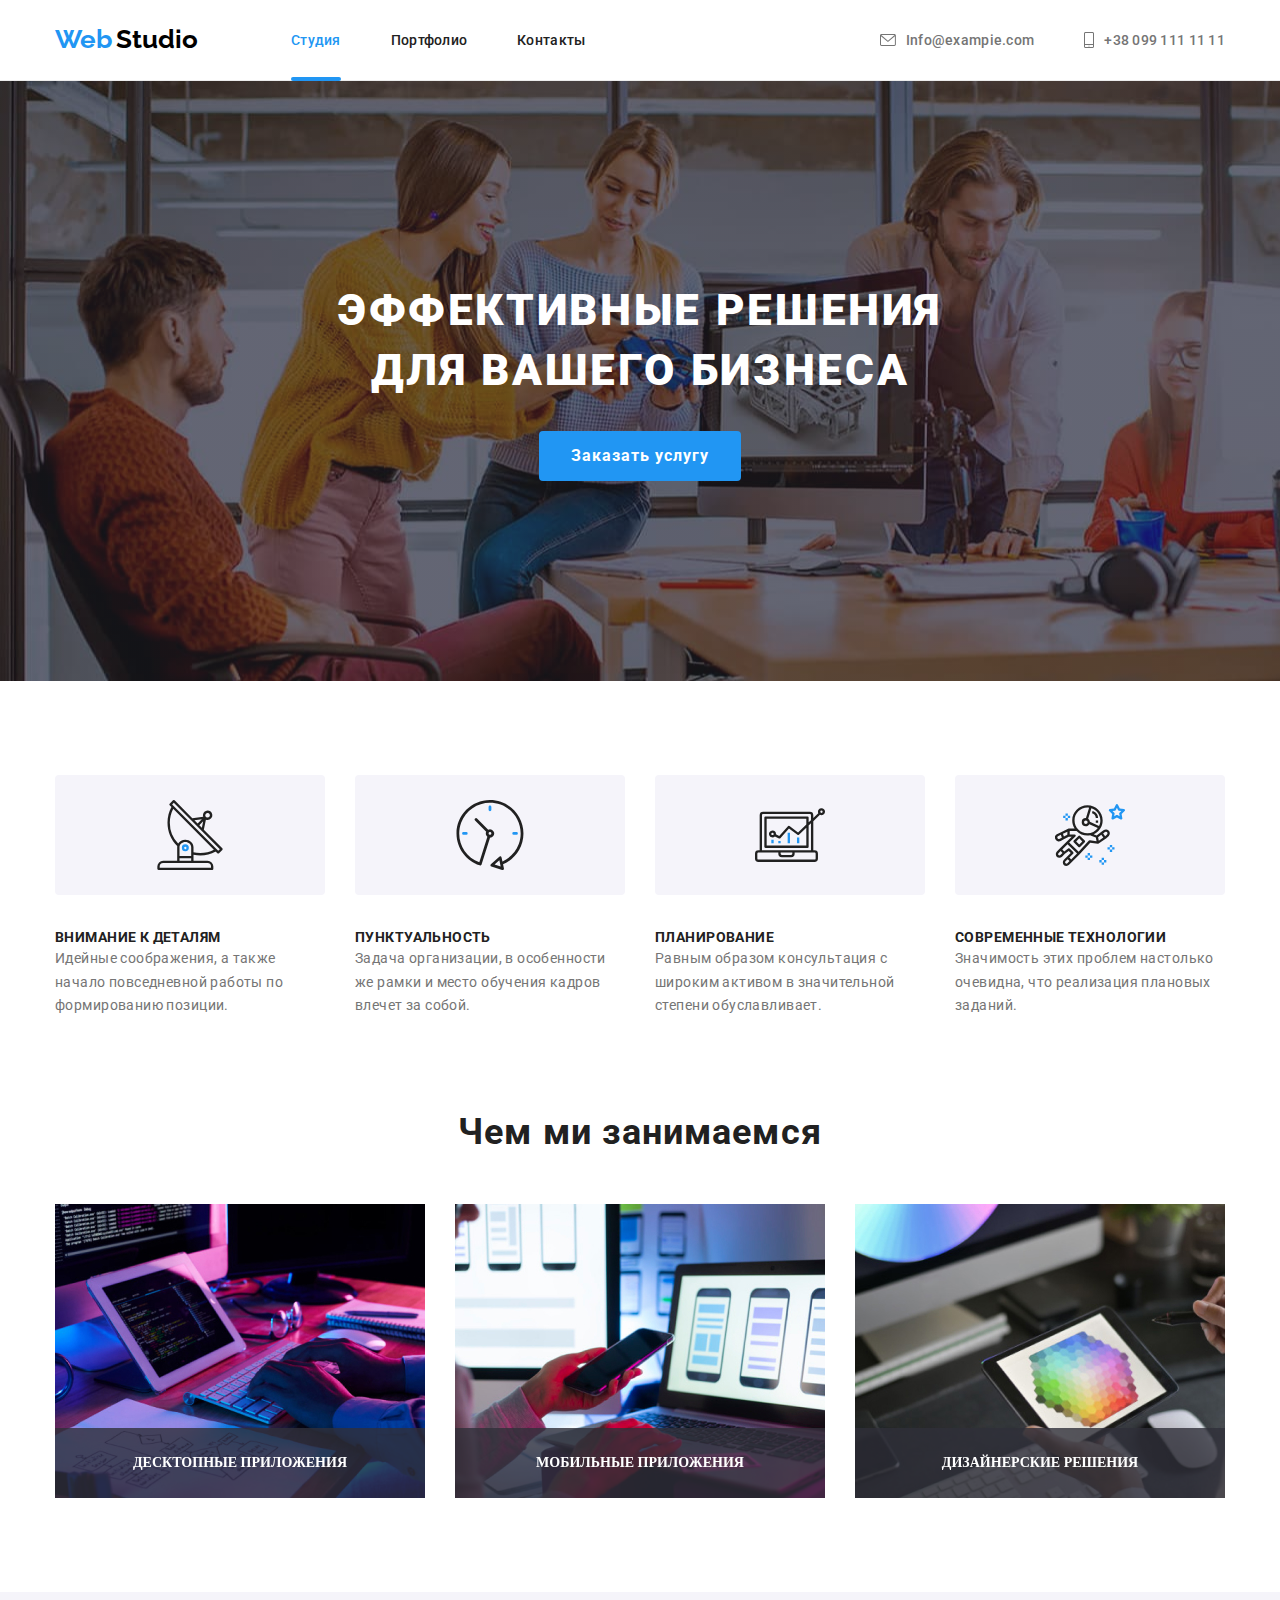
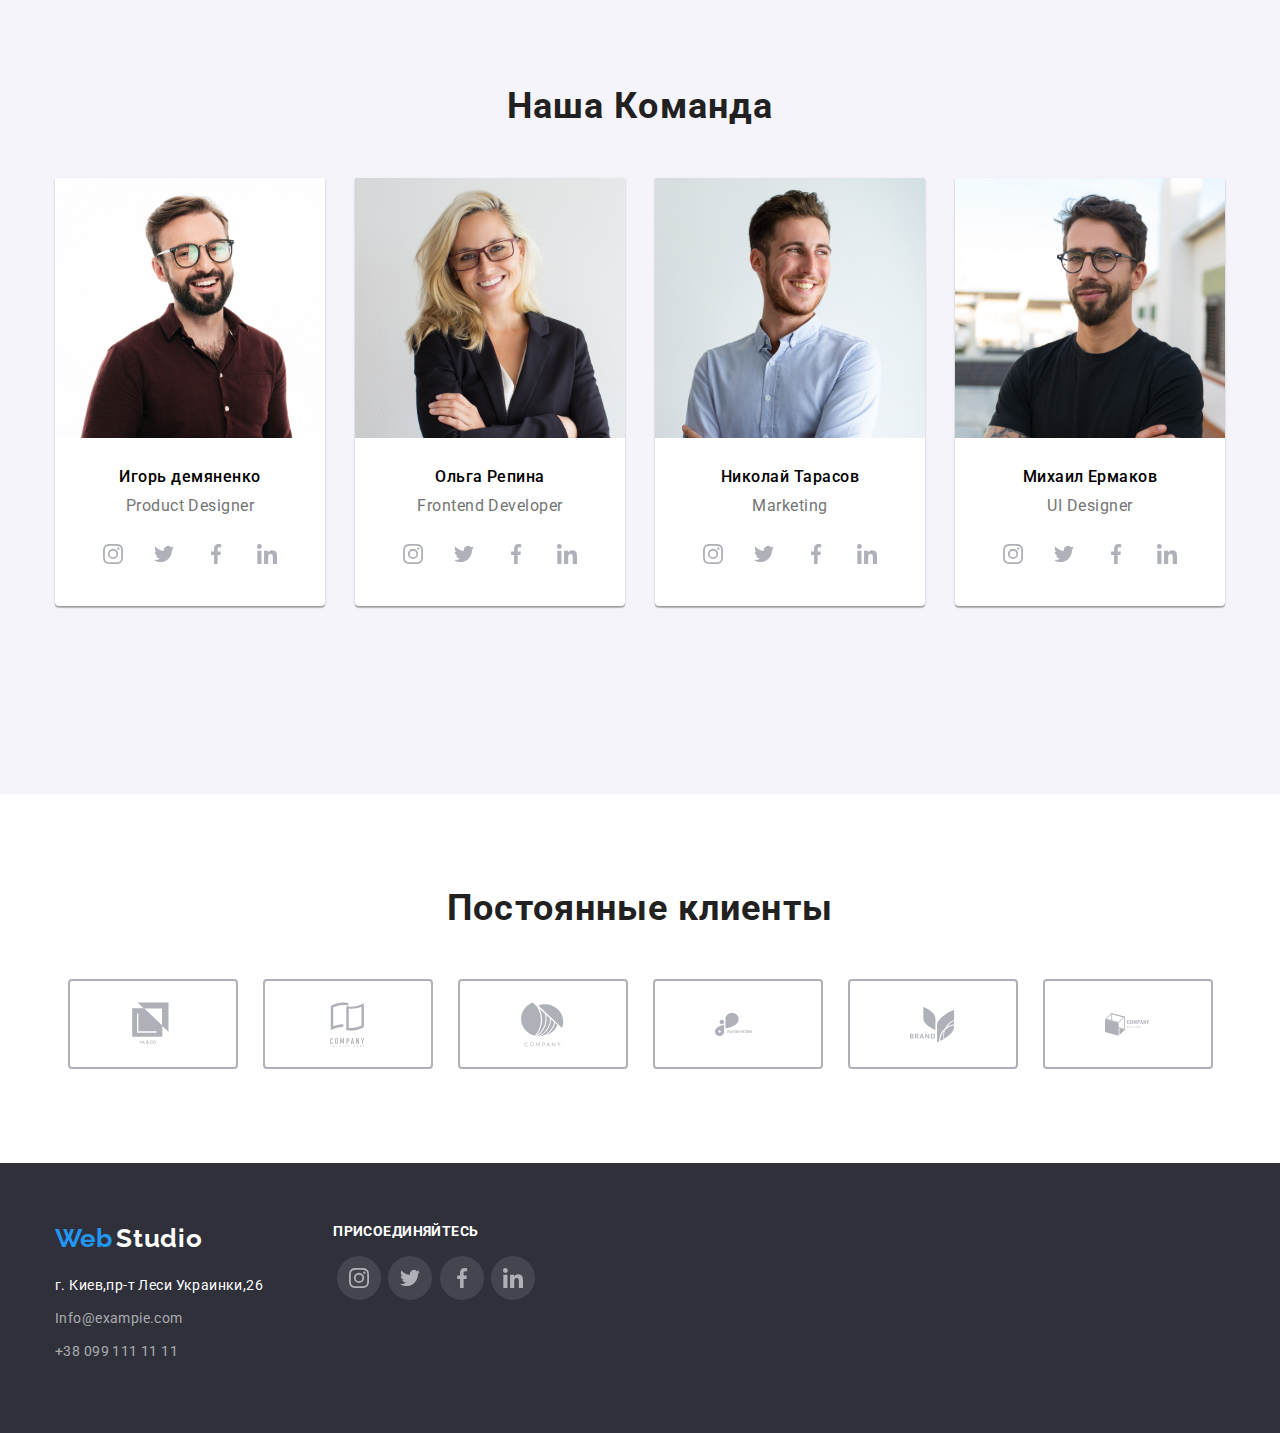
<file: index.html>
<!DOCTYPE html>
<html lang="ru">

<head>
    <meta charset="UTF-8">
    <meta name="viewport" content="width=device-width, initial-scale=1.0">
    <title>Document</title>
    <link rel="preconnect" href="https://fonts.gstatic.com">
    <link href="https://fonts.googleapis.com/css2?family=Raleway:wght@700&family=Roboto:wght@400;500;700;900&display=swap"
        rel="stylesheet">
    <link rel="stylesheet" href="./css/normalize.css">
    <link rel="stylesheet" href="./css/variables.css">
    <link rel="stylesheet" href="./css/styles.css">
    
</head>

<body>
    <!-----------------------------Шапка з навігацією-------------------------------------->
    <header class="header">
        <div class="nav">
    
            <nav class="nav-link">
                <a href="./index.html">
                    <span class="logo-web">Web</span>
                    <span class="logo-studio">Studio</span></a>
                <ul class="ul-link">
                    <li><a class="active" href="./index.html">
                            <span class="nav-logo">Студия</span></a></li>
    
                    <li>
                        <a  href="./portfolio.html">
                            <span class="nav-logo">Портфолио</span></a></li>
    
                    <li><a href="#contacts">
                            <span class="nav-logo">Контакты</span></a></li>
                </ul>
            </nav>
    
            <ul class="ul-link">

                <li>
                    <a class="nav-contacts" href="mailto:Info@exampie.com">
                        <svg class="svg-contacts" width="16" height="12">
                            <use href="./images/icons.svg#icon-mail"></use>
                        </svg>Info@exampie.com
                    </a>
                </li>
                
                <li>
                    <a class="nav-contacts" href="tel:+380991111111">
                        <svg class="svg-contacts" width="10" height="16">
                           <use  href="./images/icons.svg#icon-smartphone"></use>
                        </svg> +38 099 111 11 11
                    </a>
                </li>

            </ul>
    
    
        </div>
    </header>
    <!-------------------------Кінець Шапка з навігацією----------------------------------->
    <main>
        <!------------------------Блок заказу послуги-------------------------------------->
        <section class="hero">

            <div class="container-hero">
                <h1><span class="hero-text">Эффективные решения <br> для вашего бизнеса</span></h1>
                <button data-modal-open class="button-zakaz" >Заказать услугу</button>
            </div>
            
            <div class="backdrop is-hidden" data-modal="">
                <div class="modal">
                    <button data-modal-close="" class="closed">
                        <svg class="" width="11" height="11">
                            <use href="./images/icons.svg#hrestik">
            
                            </use>
                        </svg>
                    </button>
            
                </div>
            </div>
            
        </section>
        <!--------------------Кінець Блок заказу послуги----------------------------------->


        <!-----------------Блок навішування лапші яка фірма класна------------------------->
        <section>
           <div class="container-approach">

                <h2 class="hide">подход к проектам</h2>
                
                <ul class="ul-approach">

                    <li>
                       <div class="con-approach-svg">
                            <svg class="approach-svg" width="70" height="70">
                                <use href="./images/icons.svg#icon-antenna"></use>
                            </svg>
                       </div>

                        <h3><span class="approach">Внимание к деталям</span></h3>
                        <p class="approach-text">Идейные соображения, а также начало повседневной работы по формированию
                            позиции.</p>

                    </li>

                    <li>
                        <div class="con-approach-svg">
                            <svg class="approach-svg" width="70" height="70">
                                <use href="./images/icons.svg#icon-clock"></use>
                            </svg>
                        </div>
                        <h3><span class="approach">Пунктуальность</span></h3>
                        <p class="approach-text">Задача организации, в особенности же рамки и место обучения кадров влечет
                            за собой.</p>
                    </li>

                    <li>
                        <div class="con-approach-svg">
                            <svg class="approach-svg" width="70" height="70">
                                <use href="./images/icons.svg#icon-diagram"></use>
                            </svg>
                        </div>
                        <h3><span class="approach">Планирование</span></h3>
                        <p class="approach-text">Равным образом консультация с широким активом в значительной степени
                            обуславливает.</p>
                    </li>

                    <li>
                        <div class="con-approach-svg">
                            <svg class="approach-svg" width="70" height="70">
                                <use href="./images/icons.svg#icon-astronaut"></use>
                            </svg>
                        </div>
                        <h3><span class="approach">Современные технологии</span></h3>
                        <p class="approach-text">Значимость этих проблем настолько очевидна, что реализация плановых
                            заданий.</p>
                    </li>

                </ul>
           </div>
          
        </section>
        <!-------------------Кінець Блок навішування лапші яка фірма класна---------------->


        <!---------------------------Блок чим ми займаємось-------------------------------->
        <section>
                    
            <div class="container-what-we-do">

                <h2 class="what-we-do">Чем ми занимаемся</h2>
                
                    <ul class="ul-what-we-do">
                        <li>
                            <div class="product-service">
                                <img src="./images/what_we_do/img1.jpg" alt="Фото чоловіка що сидить за компютером і клавіатурою" width="370">                                
                                <p class="prefix">
                                    Десктопные приложения
                                </p>
                            </div>

                        </li>
                            
                        <li>
                            <div class="product-service">
                                <img src="./images/what_we_do/img.jpg" alt="Фото з ноутбуком на столі і смартфоном в руках" width="370">
                                <p class="prefix">
                                    Мобильные приложения
                                </p>
                            </div>
                        </li>

                        <li>
                            <div class="product-service">
                                <img src="./images/what_we_do/img2.jpg" alt="Фото планшета з кольоровою палітрою" width="370">
                                <p class="prefix">
                                    Дизайнерские решения
                                </p>
                            </div>
                        </li>
                    </ul>   
                
            </div>
            
        </section>
        <!---------------------------Кінець Блок чим ми займаємось------------------------->
        
        <!-------------------------------Блок наша команда--------------------------------->
        <section class="our-them">
            <div class="container-them">

                <h2 class="team">Наша Команда</h2>
        
                <ul class="card-team">

                    <li class="item ">

                        <article class="team-card">

                            <div class="team-card-tumb">
                                
                                <img class="team-photo" src="./images/our_team/img.jpg"
                                 alt="Фото Ігора Демяненко" width="270">

                            </div>
        
                            <div class="team-card-content">

                                <h3 class="team-name">Игорь демяненко</h3>

                                <p class="team-text">Product Designer</p>

                                <ul class="ul-svg-links">

                                    <li>
                                        <a class="social-link" href="https://www.instagram.com/">
                                            
                                                <svg class="svg-links" width="20" height="20">
                                                    <use  href="./images/icons.svg#icon-instagram"></use>
                                                </svg>
                                            
                                        </a></li>

                                    <li>
                                        <a class="social-link" href="https://twitter.com/">
                                            <svg class="svg-links" width="20" height="20">
                                                <use  href="./images/icons.svg#icon-twitter"></use>
                                            </svg>
                                         </a></li>

                                    <li><a class="social-link" href="https://www.facebook.com/">
                                            <svg class="svg-links" width="20" height="20">
                                                <use href="./images/icons.svg#icon-facebook"></use>
                                            </svg>
                                        </a></li>

                                    <li><a class="social-link" href="https://www.linkedin.com/">
                                            <svg class="svg-links" width="20" height="20">
                                                <use  href="./images/icons.svg#icon-linkedin"></use>
                                            </svg>
                                        </a></li>
                                    
                                </ul>
                            </div>
                        </article>

                    </li>
                    <li class="item ">
                        <article class="team-card">
                            <div class="team-card-tumb">
                                <img class="team-photo" src="./images/our_team/img1.jpg" alt="Фото Ігора Демяненко" width="270">
                            </div>
        
                            <div class="team-card-content">
                                <h3 class="team-name">Ольга Репина</h3>
                                <p class="team-text">Frontend Developer</p>
                                <ul class="ul-svg-links">
                                
                                    <li>
                                        <a class="social-link" href="https://www.instagram.com/">
                                
                                            <svg class="svg-links" width="20" height="20">
                                                <use href="./images/icons.svg#icon-instagram"></use>
                                            </svg>
                                
                                        </a>                                  </li>
                                
                                    <li>
                                        <a class="social-link" href="https://twitter.com/">
                                            <svg class="svg-links" width="20" height="20">
                                                <use href="./images/icons.svg#icon-twitter"></use>
                                            </svg>
                                        </a>
                                    </li>
                                
                                    <li><a class="social-link" href="https://www.facebook.com/">
                                            <svg class="svg-links" width="20" height="20">
                                                <use href="./images/icons.svg#icon-facebook"></use>
                                            </svg>
                                        </a></li>
                                
                                    <li><a class="social-link" href="https://www.linkedin.com/">
                                            <svg class="svg-links" width="20" height="20">
                                                <use href="./images/icons.svg#icon-linkedin"></use>
                                            </svg>
                                        </a></li>
                                
                                </ul>
                            </div>
                        </article>
                    </li>
                    <li class="item ">
                        <article class="team-card">
                            <div class="team-card-tumb">
                                <img class="team-photo" src="./images/our_team/img2.jpg" alt="Фото Ігора Демяненко" width="270">
                            </div>
        
                            <div class="team-card-content">
                                <h3 class="team-name">Николай Тарасов</h3>
                                <p class="team-text">Marketing</p>
                                <ul class="ul-svg-links">
                                
                                    <li>
                                        <a class="social-link" href="https://www.instagram.com/">
                                
                                            <svg class="svg-links" width="20" height="20">20                                              <use href="./images/icons.svg#icon-instagram"></use>
                                            </svg>
                                
                                        </a>
                                    </li>
                                
                                    <li>
                                        <a class="social-link" href="https://twitter.com/">
                                            <svg class="svg-links" width="20" height="20">
                                                <use href="./images/icons.svg#icon-twitter"></use>
                                            </svg>
                                        </a>
                                    </li>
                                
                                    <li><a class="social-link" href="https://www.facebook.com/">
                                            <svg class="svg-links" width="20" height="20">
                                                <use href="./images/icons.svg#icon-facebook"></use>
                                            </svg>
                                        </a></li>
                                
                                    <li><a class="social-link" href="https://www.linkedin.com/">
                                            <svg class="svg-links" width="20" height="20">
                                                <use href="./images/icons.svg#icon-linkedin"></use>
                                            </svg>
                                        </a></li>
                                
                                </ul>
                            </div>
                        </article>
                    </li>
                    <li class="item ">
                        <article class="team-card">
                            <div class="team-card-tumb">
                                <img class="team-photo" src="./images/our_team/img3.jpg" alt="Фото Ігора Демяненко" width="270">
                            </div>
        
                            <div class="team-card-content">
                                <h3 class="team-name">Михаил Ермаков</h3>
                                <p class="team-text">UI Designer</p>
                                <ul class="ul-svg-links">
                                
                                    <li>
                                        <a class="social-link" href="https://www.instagram.com/">
                                
                                            <svg class="svg-links" width="20" height="20">
                                                <use href="./images/icons.svg#icon-instagram"></use>
                                            </svg>
                                
                                        </a>
                                    </li>
                                
                                    <li>
                                        <a class="social-link" href="https://twitter.com/">
                                            <svg class="svg-links" width="20" height="20">
                                                <use href="./images/icons.svg#icon-twitter"></use>
                                            </svg>
                                        </a>
                                    </li>
                                
                                    <li><a class="social-link" href="https://www.facebook.com/">
                                            <svg class="svg-links" width="20" height="20">
                                                <use href="./images/icons.svg#icon-facebook"></use>
                                            </svg>
                                        </a></li>
                                
                                    <li><a class="social-link" href="https://www.linkedin.com/">
                                            <svg class="svg-links" width="20" height="20">
                                                <use href="./images/icons.svg#icon-linkedin"></use>
                                            </svg>
                                        </a></li>
                                
                                </ul>
                            </div>
                        </article>
                    </li>
        
                </ul>
               
            </div>
        </section>
            <!-- ----------------------Кінець Блок наша команда--------------------------- -->


            <!-- -----------------------Постійні клієнти -------------------------------- -->
        <section class="client">

            <h2 class="title-client">Постоянные клиенты</h2>

            <div>
                <ul class="ul-client">
                    <li>
                        <a class="client-link" href="www.saytklienta.com">
                            <div class="con-client-svg">
                                <svg  width="44.27" height="49.23">
                                    <use href="./images/icons.svg#icon-company-1"></use>
                                </svg>
                            </div>
                        </a>
                    </li>
                    <li>
                        <a class="client-link" href="www.saytklienta.com">
                            <div class="con-client-svg">
                                <svg  width="44.27" height="49.23">
                                    <use href="./images/icons.svg#icon-company-2"></use>
                                </svg>
                            </div>
                        </a>
                    </li>

                    <li>
                        <a class="client-link" href="www.saytklienta.com">
                            <div class="con-client-svg">
                                <svg  width="44.27" height="49.23">
                                    <use href="./images/icons.svg#icon-company-3"></use>
                                </svg>
                            </div>
                        </a>
                    </li>

                    <li>
                        <a class="client-link" href="www.saytklienta.com">
                            <div class="con-client-svg">
                                <svg  width="44.27" height="49.23">
                                    <use href="./images/icons.svg#icon-company-4"></use>
                                </svg>
                            </div>
                        </a>
                    </li>

                    <li>
                        <a class="client-link" href="www.saytklienta.com">
                            <div class="con-client-svg">
                                <svg  width="44.27" height="49.23">
                                    <use href="./images/icons.svg#icon-company-5"></use>
                                </svg>
                            </div>
                        </a>
                    </li>

                    <li>
                        <a class="client-link" href="www.saytklienta.com">
                            <div class="con-client-svg">
                                <svg  width="44.27" height="49.23">
                                    <use href="./images/icons.svg#icon-company-6"></use>
                                </svg>
                            </div>
                        </a>
                    </li>

                    

                   
                    
                    
                </ul>
            
            </div>
        </section>    
        <!-- -----------------------Кінець Постійні клієнти -------------------------------- -->
    </main>

    <!-- ---------------------------Підвал з посиланями і адресами ------------------------ -->
    <footer class="footer" id="contacts">

        <div class="containers-footer">

            <div class="container-address">

                <a class="logo-footer" href="./index.html"><span class="logo-web">Web</span>
                 <span class="logo-studio-white">Studio</span></a>

                <address class="address">

                    <span class="map">г. Киев,пр-т Леси Украинки,26</span>

                    <ul>
                        <li><a class="footer-address" href="mailto:Info@exampie.com">Info@exampie.com</a></li>
                        <li><a class="footer-address" href="tel:+380991111111">+38 099 111 11 11</a></li>
                    </ul>

                </address>               
                
            </div>

            <div class="con-footer-link">
                <h2 class="footer-title">присоединяйтесь</h2>
                <ul class="ul-svg-links">
                
                    <li>
                        <a class="social-link" href="https://www.instagram.com/">
                
                            <svg class="svg-links" width="20" height="20">
                                <use href="./images/icons.svg#icon-instagram"></use>
                            </svg>
                
                        </a>
                    </li>
                
                    <li>
                        <a class="social-link" href="https://twitter.com/">
                            <svg class="svg-links" width="20" height="20">
                                <use href="./images/icons.svg#icon-twitter"></use>
                            </svg>
                        </a>
                    </li>
                
                    <li><a class="social-link" href="https://www.facebook.com/">
                            <svg class="svg-links" width="20" height="20">
                                <use href="./images/icons.svg#icon-facebook"></use>
                            </svg>
                        </a></li>
                
                    <li><a class="social-link" href="https://www.linkedin.com/">
                            <svg class="svg-links" width="20" height="20">
                                <use href="./images/icons.svg#icon-linkedin"></use>
                            </svg>
                        </a></li>
                
                </ul>
            </div>

        </div>
       
    </footer>
    <!------------------------Кінець Підвал з посиланями і адресами ------------------------->


        <script src="./js/modal.js"></script>

</body>

</html>
</file>
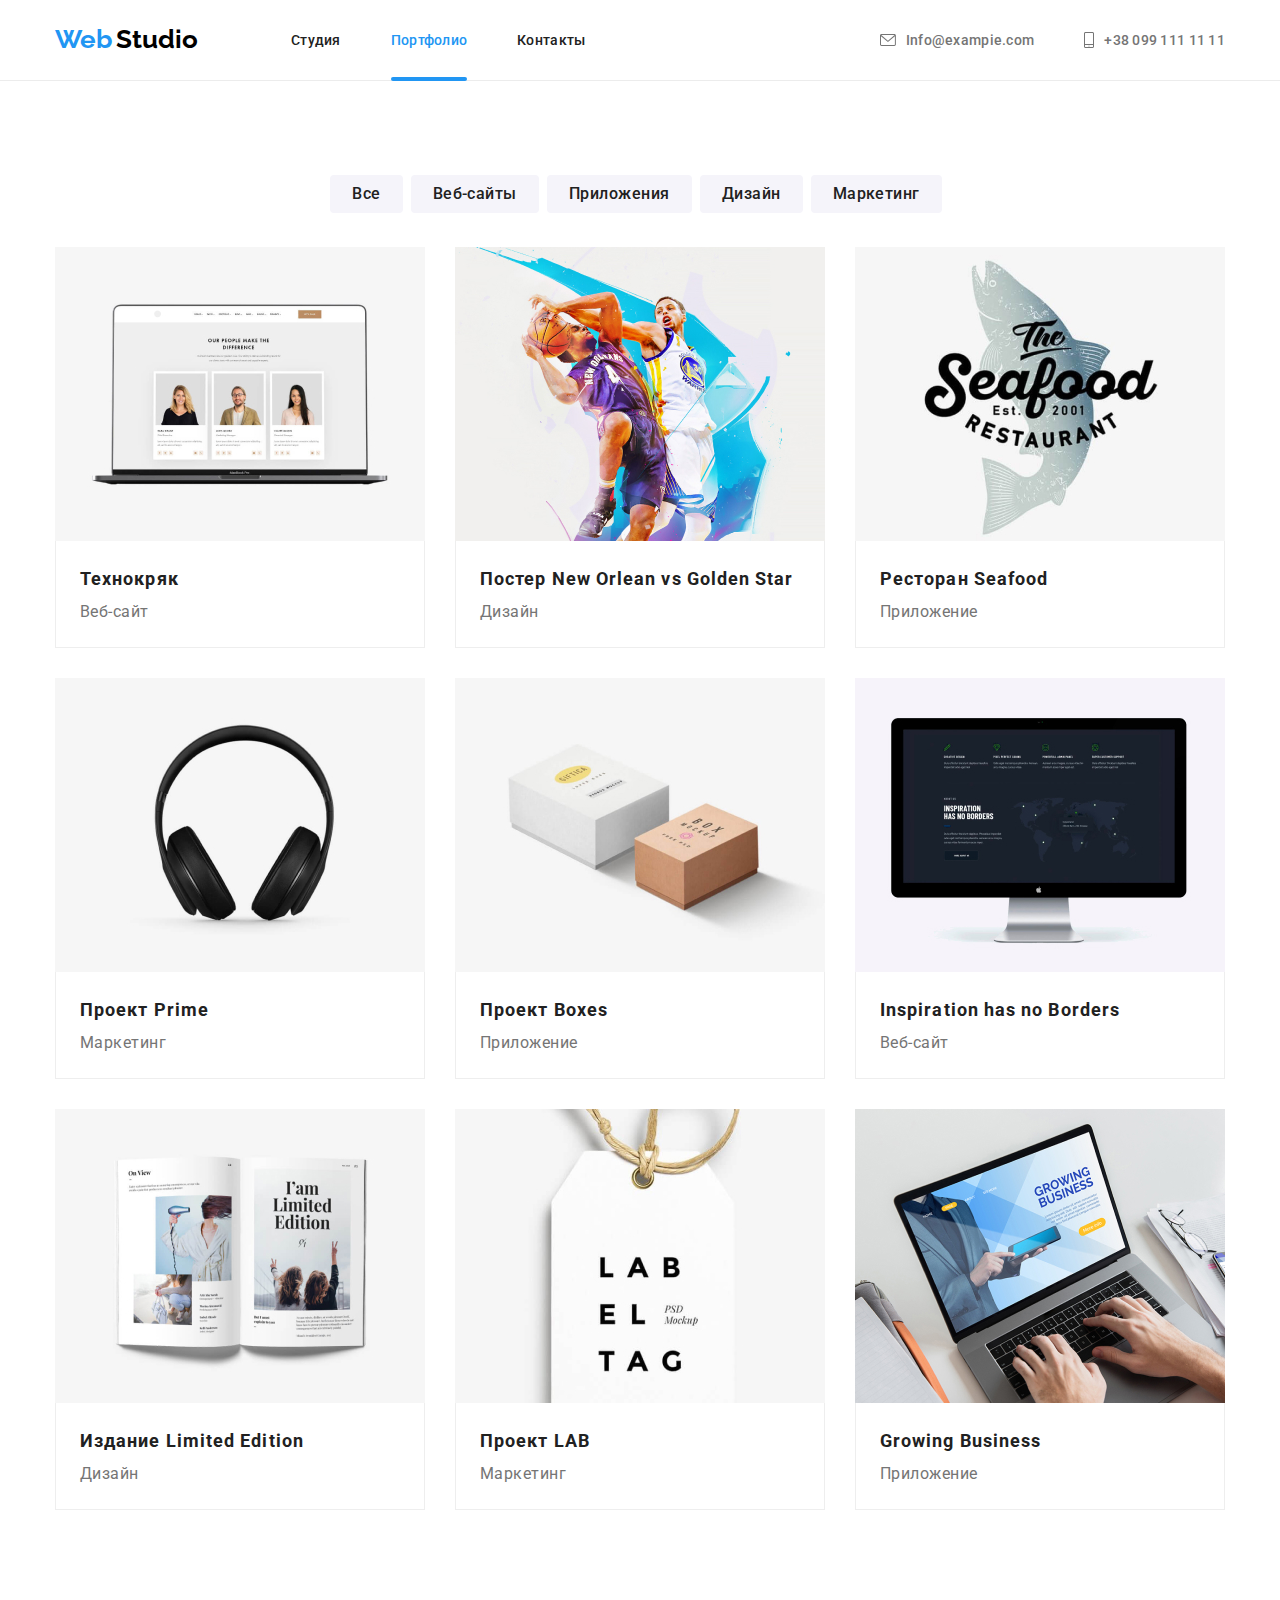
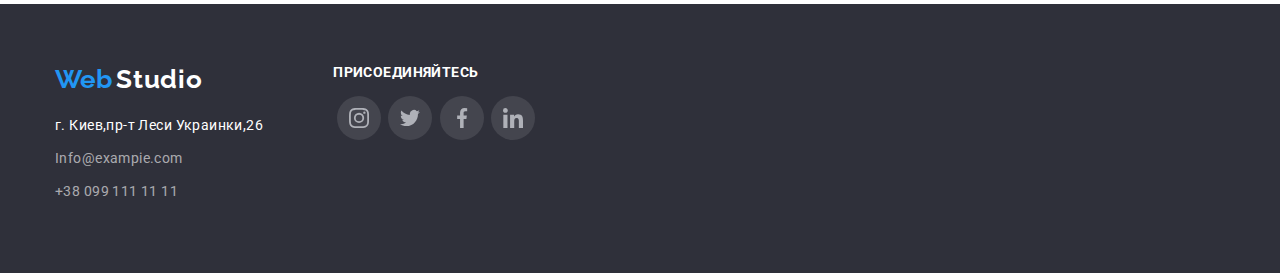
<file: portfolio.html>
<!DOCTYPE html>
<html lang="en">

<head>
    <meta charset="UTF-8">
    <meta name="viewport" content="width=device-width, initial-scale=1.0">
    <title>Document</title>
    <link rel="preconnect" href="https://fonts.gstatic.com">
    <link href="https://fonts.googleapis.com/css2?family=Raleway:wght@700&family=Roboto:wght@400;500;700;900&display=swap"
        rel="stylesheet">
    <link rel="stylesheet" href="./css/normalize.css">
    <link rel="stylesheet" href="./css/variables.css">
    <link rel="stylesheet" href="./css/styles.css">
    
</head>

<body>
    <!-----------------------------Шапка з навігацією-------------------------------------->
    <header class="header">
        <div class="nav">
    
            <nav class="nav-link">
                <a href="./index.html">
                    <span class="logo-web">Web</span>
                    <span class="logo-studio">Studio</span></a>
                <ul class="ul-link">
                    <li><a href="./index.html">
                            <span class="nav-logo">Студия</span></a></li>
    
                    <li>
                        <a class="active" href="./portfolio.html">
                            <span class="nav-logo">Портфолио</span></a>
                    </li>
    
                    <li><a href="#contacts">
                            <span class="nav-logo">Контакты</span></a></li>
                </ul>
            </nav>
    
            <ul class="ul-link">
    
                <li>
                    <a class="nav-contacts" href="mailto:Info@exampie.com">
                        <svg class="svg-contacts" width="16" height="12">
                            <use href="./images/icons.svg#icon-mail"></use>
                        </svg>
                        Info@exampie.com
                    </a>
                </li>
    
                <li>
                    <a class="nav-contacts" href="tel:+380991111111">
                        <svg class="svg-contacts" width="10" height="16">
                            <use href="./images/icons.svg#icon-smartphone"></use>
                        </svg> +38 099 111 11 11
                    </a>
                </li>
    
            </ul>
    
    
        </div>
    </header>
    <!-------------------------Кінець Шапка з навігацією----------------------------------->

    
    <!---------------------------- Головний контент --------------------------------------->
    <section class="portfolio">
        <div class="container-portfolio">
            <div class="">
                <h1 class="hide">Блок вибору сортування наших робіт</h1>
                <ul class="ul-button">
                    <li><button class="portfol-button"><span >Все</span></button></li>
                    <li><button class="portfol-button"><span >Веб-сайты</span> </button></li>
                    <li><button class="portfol-button"><span >Приложения</span></button></li>
                    <li><button class="portfol-button"><span >Дизайн</span></button></li>
                    <li><button class="portfol-button"><span >Маркетинг</span></button></li>
                </ul>
            </div>
    
            <ul class="card-set">
                <li class="item">
                    <article class="card">
                       <a class="link-card" href="www.produckt.com">

                            <div class="card-thumb">

                                <img src="./images/examples-of-works/img1.jpg" alt="Приклад роботи" width="370">

                                <div class="overlay">
                                    <p class="text">Технокряк это современная площадка 
                                        распространения коронавируса. Компании используют 
                                        эту платформу для цифрового шпионажа и атак на
                                         защищённые сервера конкурентов
                                    </p>
                                </div>                         
                            
                            </div>

                            <div class="card-content">
                                <h2 class="project-name">Технокряк</h2>
                                <p class="signature">Веб-сайт</p>
                            </div>
                       </a>
                    </article>
                </li>

                <li class="item">
                    <article class="card">
                        <a class="link-card" href="www.produckt.com">
                
                            <div class="card-thumb">
                
                                <img src="./images/examples-of-works/img2.jpg" alt="Приклад роботи" width="370">
                                
                                <div class="overlay">
                                    <p class="text">Технокряк это современная площадка
                                        распространения коронавируса. Компании используют
                                        эту платформу для цифрового шпионажа и атак на
                                        защищённые сервера конкурентов
                                    </p>
                                </div>

                            </div>

                            <div class="card-content">
                                <h2 class="project-name">Постер New Orlean vs Golden Star</h2>
                                <p class="signature">Дизайн</p>
                            </div>
                        </a>

                       

                    </article>
                </li>

                <li class="item">
                    <article class="card">
                        <a class="link-card" href="www.produckt.com">
                
                            <div class="card-thumb">
                
                                <img src="./images/examples-of-works/img3.jpg" alt="Приклад роботи" width="370">
                
                                <div class="overlay">
                                    <p class="text">Технокряк это современная площадка
                                        распространения коронавируса. Компании используют
                                        эту платформу для цифрового шпионажа и атак на
                                        защищённые сервера конкурентов
                                    </p>
                                </div>

                            </div>

                            <div class="card-content">
                                <h2 class="project-name">Ресторан Seafood</h2>
                                <p class="signature">Приложение</p>
                            </div>
                        </a>
                    </article>
                </li>

                <li class="item">
                    <article class="card">
                        <a class="link-card" href="www.produckt.com">
                
                            <div class="card-thumb">
                
                                <img src="./images/examples-of-works/img4.jpg" alt="Приклад роботи" width="370">
                
                                <div class="overlay">
                                    <p class="text">Технокряк это современная площадка
                                        распространения коронавируса. Компании используют
                                        эту платформу для цифрового шпионажа и атак на
                                        защищённые сервера конкурентов
                                    </p>
                                </div>

                            </div>

                            <div class="card-content">
                                <h2 class="project-name">Проект Prime</h2>
                                <p class="signature">Маркетинг</p>
                            </div>
                        </a>
                    </article>
                </li>

                <li class="item">
                    <article class="card">
                        <a class="link-card" href="www.produckt.com">
                
                            <div class="card-thumb">
                
                                <img src="./images/examples-of-works/img5.jpg" alt="Приклад роботи" width="370">
                
                                <div class="overlay">
                                    <p class="text">Технокряк это современная площадка
                                        распространения коронавируса. Компании используют
                                        эту платформу для цифрового шпионажа и атак на
                                        защищённые сервера конкурентов
                                    </p>
                                </div>                             
                
                            </div>

                            <div class="card-content">
                                <h2 class="project-name">Проект Boxes</h2>
                                <p class="signature">Приложение</p>
                            </div>
                        </a>
                    </article>
                </li>

                <li class="item">
                    <article class="card">
                        <a class="link-card" href="www.produckt.com">
                
                            <div class="card-thumb">
                
                                <img src="./images/examples-of-works/img6.jpg" alt="Приклад роботи" width="370">
                
                                <div class="overlay">
                                    <p class="text">Технокряк это современная площадка
                                        распространения коронавируса. Компании используют
                                        эту платформу для цифрового шпионажа и атак на
                                        защищённые сервера конкурентов
                                    </p>
                                </div>

                            </div>

                            <div class="card-content">
                                <h2 class="project-name">Inspiration has no Borders</h2>
                                <p class="signature">Веб-сайт</p>
                            </div>
                        </a>
                    </article>
                </li>

                <li class="item">
                    <article class="card">
                        <a class="link-card" href="www.produckt.com">
                
                            <div class="card-thumb">
                
                                <img src="./images/examples-of-works/img7.jpg" alt="Приклад роботи" width="370">
                
                                <div class="overlay">
                                    <p class="text">Технокряк это современная площадка
                                        распространения коронавируса. Компании используют
                                        эту платформу для цифрового шпионажа и атак на
                                        защищённые сервера конкурентов
                                    </p>
                                </div>
                
                            </div>

                            <div class="card-content">
                                <h2 class="project-name">Издание Limited Edition</h2>
                                <p class="signature">Дизайн</p>
                            </div>
                        </a>
                    </article>
                </li>

                <li class="item">
                    <article class="card">
                        <a class="link-card" href="www.produckt.com">
                
                            <div class="card-thumb">
                
                                <img src="./images/examples-of-works/img8.jpg" alt="Приклад роботи" width="370">
                
                                <div class="overlay">
                                    <p class="text">Технокряк это современная площадка
                                        распространения коронавируса. Компании используют
                                        эту платформу для цифрового шпионажа и атак на
                                        защищённые сервера конкурентов
                                    </p>
                                </div>
                
                            </div>

                            <div class="card-content">
                                <h2 class="project-name">Проект LAB</h2>
                                <p class="signature">Маркетинг</p>
                            </div>
                        </a>
                    </article>
                </li>

                <li class="item">
                    <article class="card">
                        <a class="link-card" href="www.produckt.com">
                
                            <div class="card-thumb">
                
                                <img src="./images/examples-of-works/img9.jpg" alt="Приклад роботи" width="370">
                
                                <div class="overlay">
                                    <p class="text">Технокряк это современная площадка
                                        распространения коронавируса. Компании используют
                                        эту платформу для цифрового шпионажа и атак на
                                        защищённые сервера конкурентов
                                    </p>
                                </div>
                              
                            </div>
                            
                            <div class="card-content">
                                <h2 class="project-name">Growing Business</h2>
                                <p class="signature">Приложение</p>
                            </div>
                        </a>
                    </article>
                </li>                
                     
            </ul>
        </div>
    </section>
    <!---------------------------- Кінець Головний контент --------------------------------->

    <!-----------------------------Підвал з посиланями і адресами -------------------------->
    <footer class="footer" id="contacts">
    
        <div class="containers-footer">
    
            <div class="container-address">
    
                <a class="logo-footer" href="./index.html"><span class="logo-web">Web</span>
                    <span class="logo-studio-white">Studio</span></a>
    
                <address class="address">
    
                    <span class="map">г. Киев,пр-т Леси Украинки,26</span>
    
                    <ul>
                        <li><a class="footer-address" href="mailto:Info@exampie.com">Info@exampie.com</a></li>
                        <li><a class="footer-address" href="tel:+380991111111">+38 099 111 11 11</a></li>
                    </ul>
    
                </address>
    
            </div>
    
            <div class="con-footer-link">
                <h2 class="footer-title">присоединяйтесь</h2>
                <ul class="ul-svg-links">
    
                    <li>
                        <a class="social-link" href="https://www.instagram.com/">
    
                            <svg class="svg-links" width="20" height="20">
                                <use href="./images/icons.svg#icon-instagram"></use>
                            </svg>
    
                        </a>
                    </li>
    
                    <li>
                        <a class="social-link" href="https://twitter.com/">
                            <svg class="svg-links" width="20" height="20">
                                <use href="./images/icons.svg#icon-twitter"></use>
                            </svg>
                        </a>
                    </li>
    
                    <li><a class="social-link" href="https://www.facebook.com/">
                            <svg class="svg-links" width="20" height="20">
                                <use href="./images/icons.svg#icon-facebook"></use>
                            </svg>
                        </a></li>
    
                    <li><a class="social-link" href="https://www.linkedin.com/">
                            <svg class="svg-links" width="20" height="20">
                                <use href="./images/icons.svg#icon-linkedin"></use>
                            </svg>
                        </a></li>
    
                </ul>
            </div>
    
        </div>
    
    </footer>
    <!------------------------Кінець Підвал з посиланями і адресами ------------------------->

</body>

</html>
</file>
<file: css/variables.css>
:root {
  --social-networks: rgba(175, 177, 184, 1);
  --overlay-color: rgba(33, 150, 243, 0.9);
  --cubic: cubic-bezier(0.4, 0, 0.2, 1);
  --zatemnenya: rgba(0, 0, 0, 0.1);
  --border-color: rgba(236, 236, 236, 1);
  --bac-section: rgba(229, 229, 229, 1);
  --buutom-bac: rgba(245, 244, 250, 1);
  --black-text: rgba(33, 33, 33, 1);
  --blue-text: rgba(33, 150, 243, 1);
  --grey-text: rgba(117, 117, 117, 1);
  --white-text: rgba(255, 255, 255, 1);
  --grey-text-op60: rgba(255, 255, 255, 0.6);
  --black-dark-text: rgba(0, 0, 0, 1);
  --grey-prozoriy: rgba(47, 48, 58, 0.8);
  --dark-grey-bac: rgba(47, 48, 58, 1);
  --team-card-set-gap: 30px;
  --team-card-shadow: 0px 1px 3px rgba(0, 0, 0, 0.12),
    0px 1px 1px rgba(0, 0, 0, 0.14), 0px 2px 1px rgba(0, 0, 0, 0.2);
  --card-set-gap: 30px;
  --card-shadow: ;
}
</file>
<file: css/styles.css>
*,
*::before,
*::after {
  box-sizing: border-box;
}
img {
  display: block;
  max-width: 100%;
  height: auto;
}
p,
h1,
h2,
h3,
h4,
ul,
li {
  padding: 0;
  margin: 0;
}
body {
  max-width: 1600px;
  background-color: var(--white-text);
}
a {
  text-decoration: none;

  /*Поїхали :)  */
}
.header {
  background-color: var(--white-text);
  border-bottom: 1px solid #ececec;
}
.nav {
  display: flex;
  justify-content: space-between;

  align-items: center;
  text-align: center;
  /* padding: 24px 0; */
  max-width: 1200px;
  margin-left: auto;
  margin-right: auto;
  padding-left: 15px;
  padding-right: 15px;
}
.nav-link {
  display: flex;
  align-items: center;
}
.ul-link {
  justify-content: space-around;
  align-items: center;
  display: flex;
}
.logo-web {
  font-family: "Raleway";
  font-style: normal;
  font-weight: 700;
  color: var(--blue-text);
  font-size: 26px;
  letter-spacing: 0.03;
  line-height: 1.15;
}
.logo-studio {
  padding-right: 43px;
  font-family: "Raleway";
  font-style: normal;
  font-weight: 700;
  color: var(--black-dark-text);
  font-size: 26px;
  letter-spacing: 0.03;
  line-height: 1.15;
}
.logo-studio-white {
  font-family: "Raleway";
  font-style: normal;
  font-weight: 700;
  color: var(--white-text);
  font-size: 26px;
  letter-spacing: 0.03em;
}
.active .nav-logo {
  color: var(--blue-text);
  position: relative;
  display: block;
}
.active .nav-logo::after {
  content: "";
  display: block;
  width: 100%;
  height: 4px;
  background-color: var(--blue-text);
  border-radius: 2px;
  position: absolute;
  bottom: -1px;
}
.nav-logo {
  margin-left: 50px;
  /* justify-content: center; */
  /* align-items: center; */
  padding: 32px 0;
  /* padding-left: 50px; */
  font-family: "roboto";
  font-size: 14px;
  font-weight: 500;
  color: var(--black-text);
  letter-spacing: 0.02em;
}
.nav-contacts:hover {
  color: var(--blue-text);
  transition: color 250ms var(--cubic);
}
.nav-contacts {
  display: flex;
  padding-left: 50px;
  font-family: "roboto";
  font-size: 14px;
  font-weight: 500;
  color: var(--grey-text);
  letter-spacing: 0.02em;
  justify-content: center;
  align-items: center;
}
.svg-contacts {
  margin-right: 10px;
  fill: currentColor;
}

/* -----------Блок героя--------- */

.hero {
  background-color: var(--dark-grey-bac);
  background-image: linear-gradient(
      to right,
      rgba(47, 48, 58, 0.4),
      rgba(47, 48, 58, 0.4)
    ),
    url(../images/bac/Img-bac-hero.jpg);
  background-repeat: no-repeat;
  max-width: 1600px;
  text-align: center;
}
.container-hero {
  padding: 200px 0;
  max-width: 1200px;
  margin-left: auto;
  margin-right: auto;
  padding-left: 15px;
  padding-right: 15px;
}

.hero-text {
  font-family: "roboto";
  font-size: 44px;
  font-weight: 900;
  color: var(--white-text);
  text-transform: uppercase;
  line-height: 1.36;
  letter-spacing: 0.06em;
}

.button-zakaz {
  margin-top: 30px;
  border: 0;
  padding: 10px 32px;
  background-color: var(--blue-text);
  color: var(--white-text);
  display: inline-block;
  border-radius: 4px;
  font-family: "roboto";
  font-weight: 700;
  font-size: 16px;
  letter-spacing: 0.06em;
  line-height: 1.87;
  transition: background-color 250ms var(--cubic), color 250ms var(--cubic),
    box-shadow 250ms var(--cubic);
}
.button-zakaz:hover {
  color: var(--blue-text);
  letter-spacing: 0.06em;
  background-color: var(--white-text);
}
.hide {
  height: 0px;
  overflow: hidden;
}
.backdrop {
  position: fixed;
  top: 0;
  left: 0;
  background-color: var(--zatemnenya);
  width: 100%;
  height: 100%;
  opacity: 1;
  transition: opacity 250ms var(--cubic);
}

.backdrop.is-hidden {
  opacity: 0;
  pointer-events: none;
  visibility: visible;
}

.backdrop.is-hidden .modal {
  transform: translate(-50%, -50%) scale(0.5);
}

.modal {
  min-width: 581px;
  min-height: 582px;
  position: absolute;
  margin-left: auto;
  margin-right: auto;
  top: 50%;
  left: 50%;
  background-color: var(--white-text);
  box-shadow: 0px 1px 3px rgba(0, 0, 0, 0.12), 0px 1px 1px rgba(0, 0, 0, 0.14),
    0px 2px 1px rgba(0, 0, 0, 0.2);
  border-radius: 4px;
  transform: translate(-50%, -50%) scale(1);

  transition: transform 250ms var(--cubic);
}

.modal .closed {
  position: absolute;
  right: 8px;
  top: 8px;
  display: flex;
  border-radius: 50%;
  width: 30px;
  height: 30px;
  padding: 0;
  border: 1px solid rgba(0, 0, 0, 0.1);
  color: var(--black);
  background-color: white;
  justify-content: center;
  align-items: center;
}

/* --------Блок лапші--------- */

.container-approach {
  padding: 94px 0;
  max-width: 1200px;
  margin-left: auto;
  margin-right: auto;
  padding-left: 15px;
  padding-right: 15px;
}
.ul-approach {
  display: flex;
  justify-content: space-between;
}
.con-approach-svg {
  padding: 25px 0 25px;
  margin-bottom: 30px;
  background-color: var(--buutom-bac);
  border-radius: 4px;
}
.approach-svg {
  margin-left: auto;
  margin-right: auto;
  display: block;
}
.approach {
  font-family: "roboto";
  font-size: 14px;
  font-weight: 700;
  color: var(--black-text);
  text-transform: uppercase;
  letter-spacing: 0.03em;
  line-height: 1.14;
}
.approach-text {
  max-width: 270px;
  font-family: "roboto";
  font-size: 14px;
  font-weight: 400;
  color: var(--grey-text);
  letter-spacing: 0.03em;
  line-height: 1.71;
}

/*---- Блок Чим Займаємось ------ */

.container-what-we-do {
  margin-bottom: 94px;
  max-width: 1200px;
  margin-left: auto;
  margin-right: auto;
  padding-left: 15px;
  padding-right: 15px;
}
.what-we-do {
  padding-bottom: 50px;
  text-align: center;
  font-family: "roboto";
  font-size: 36px;
  font-weight: 700;
  color: var(--black-text);
  letter-spacing: 0.03em;
  line-height: 1.16;
}
.img-container {
  justify-content: space-between;
  display: flex;
}

/* ---Наша команда--- */

.our-them {
  background-color: var(--buutom-bac);
}
.container-them {
  padding: 94px 0;
  max-width: 1200px;
  margin-left: auto;
  margin-right: auto;
  padding-left: 15px;
  padding-right: 15px;
}
.team {
  margin-bottom: 50px;
  text-align: center;
  font-family: "roboto";
  font-size: 36px;
  font-weight: 700;
  color: var(--black-text);
  letter-spacing: 0.03em;
  line-height: 1.16;
}
.team-name {
  margin-bottom: 10px;
  font-family: "roboto";
  font-size: 16px;
  font-weight: 500;
  color: var(--black-dark-textt);
  letter-spacing: 0.03em;
  line-height: 1.18;
}
.team-text {
  font-family: "roboto";
  font-size: 16px;
  font-weight: 400;
  color: var(--grey-text);
  letter-spacing: 0.03em;
  line-height: 1.18;
}
.ul-svg-links {
  margin-top: 16px;
  max-width: 270px;
  display: flex;

  align-items: center;
  justify-content: space-around;
}
.social-link {
  color: var(--social-networks);
  width: 44px;
  height: 44px;
  display: flex;
  justify-content: center;
  align-items: center;
  border-radius: 50%;
  fill: var(--social-networks);
  background-color: rgba(255, 255, 255, 0.1);
}
.svg-links {
  justify-content: center;
  align-items: center;
  fill: currentColor;
}

.social-link:hover {
  border-radius: 50%;
  color: #ffffff;
  background-color: var(--blue-text);
}

/* Карточки команди */

.card-team {
  padding: 0;
  margin: 0;
  list-style: none;

  display: flex;
  flex-wrap: wrap;
  margin-left: calc(-1 * var(--team-card-set-gap));
  margin-top: calc(-1 * var(--team-card-set-gap));
}
.card-team > .item {
  flex-basis: calc(100% / 4 - var(--card-set-gap));
  margin-left: var(--team-card-set-gap);
  margin-top: var(--team-card-set-gap);
}

.team-card {
  margin-bottom: 94px;
  box-shadow: var(--team-card-shadow);
  border-radius: 0px 0px 4px 4px;
  overflow: hidden;
  background-color: var(--white-text);
}

.team-card-content {
  text-align: center;
  padding: 30px 32px;
}
/*  Постійні клієнти */

.client {
  padding: 94px;
  max-width: 1200px;
  margin-left: auto;
  margin-right: auto;
  padding-left: 15px;
  padding-right: 15px;

  text-align: center;
}
.title-client {
  margin-bottom: 50px;
  font-family: "roboto";
  font-size: 36px;
  font-weight: 700;
  color: var(--black-text);
  letter-spacing: 0.03em;
  line-height: 1.16;
}
.ul-client {
  display: flex;
  justify-content: space-around;
  align-items: center;
}

.client-link {
  fill: var(--social-networks);
  background-color: transparent;
}
.con-client-svg {
  width: 170px;
  height: 90px;
  border-radius: 4px;
  border: 2px solid currentColor;
  color: var(--social-networks);
  display: flex;
  justify-content: center;
  align-items: center;
}

.con-client-svg:hover {
  border-color: var(--blue-text);
  fill: var(--blue-text);
}

/* ----------Підвал------ */

.footer {
  background-color: var(--dark-grey-bac);
}
.containers-footer {
  display: flex;
  padding: 60px 0;
  max-width: 1200px;
  margin-left: auto;
  margin-right: auto;
  padding-left: 15px;
  padding-right: 15px;
}
.container-address {
  margin-right: 70px;
}
.logo-footer {
  display: inline-block;
  margin-bottom: 20px;
}
.map {
  display: inline-block;
  margin-bottom: 9px;
  font-family: "roboto";
  font-size: 14px;
  font-weight: 400;
  color: var(--white-text);
  line-height: 1.71;
  letter-spacing: 0.03em;
  line-height: 1.71;
}
.footer-address {
  display: inline-block;
  margin-bottom: 9px;
  font-family: "roboto";
  font-size: 14px;
  font-weight: 400;
  color: var(--grey-text-op60);
  letter-spacing: 0.03em;
  line-height: 1.71;
}
.address {
  font-style: normal;
}
.footer-title {
  color: var(--white-text);
  text-transform: uppercase;

  font-family: "roboto";
  font-size: 14px;
  font-weight: 700;
  letter-spacing: 0.03em;
  line-height: 1.16;
}
.con-footer-link {
  width: 206px;
}

/* -------------------------- */
/* --------Portfolio ---------*/
/* -------------------------- */

.portfolio {
  padding: 94px 0;
}
.container-portfolio {
  max-width: 1200px;
  margin-left: auto;
  margin-right: auto;
  padding-left: 15px;
  padding-right: 15px;
}
.ul-button {
  display: flex;
  text-align: center;
  justify-content: center;
  padding-bottom: 34px;
}
.portfol-button {
  padding: 6px 22px;
  margin-right: 8px;
  background-color: var(--buutom-bac);
  border: 0;
  border-radius: 4px;

  color: var(--black-text);
  font-family: "roboto";
  font-weight: 500;
  font-size: 16px;
  letter-spacing: 0.03em;
  line-height: 1.62;
}
.portfol-button:hover {
  color: var(--white-text);
  background-color: var(--blue-text);
  border: 0;
  box-shadow: 0px 3px 1px rgba(0, 0, 0, 0.1), 0px 1px 2px rgba(0, 0, 0, 0.08),
    0px 2px 2px rgba(0, 0, 0, 0.12);
}

/* Головнй контент */
.project-name {
  font-family: "roboto";
  font-size: 18px;
  font-weight: 700;
  letter-spacing: 0.06em;
  color: var(--black-text);
  line-height: 2;
}
.signature {
  font-family: "roboto";
  font-size: 16px;
  font-weight: 400;
  letter-spacing: 0.03em;
  color: var(--grey-text);
  line-height: 1.87;
}
/*Карточки головного контенту   */
/* CARD SET */
.card-set {
  padding: 0;
  margin: 0;
  list-style: none;

  display: flex;
  flex-wrap: wrap;
  margin-left: calc(-1 * var(--card-set-gap));
  margin-top: calc(-1 * var(--card-set-gap));
}

.card-set > .item {
  flex-basis: calc(100% / 3 - var(--card-set-gap));
  margin-left: var(--card-set-gap);
  margin-top: var(--card-set-gap);
}

/*---------- CARD ------------*/

.card:hover {
  box-shadow: 0px 1px 1px rgba(0, 0, 0, 0.12), 0px 4px 4px rgba(0, 0, 0, 0.06),
    1px 4px 6px rgba(0, 0, 0, 0.16);
}

.card-content {
  display: block;
  padding: 20px 24px;
  background: #ffffff;
  border: 1px solid #eeeeee;
  border-top: none;
}
.card-thumb {
  box-shadow: inherit;
  display: block;
  position: relative;
  overflow: hidden;
}

/*  ------спливаюче вікно --------- */

.overlay {
  position: absolute;
  display: flex;
  justify-content: center;
  align-items: center;
  width: 100%;
  height: 100%;
  padding-left: 24px;
  padding-right: 24px;
  background-color: var(--overlay-color);
  top: 0;
  left: 0;

  transform: translateY(100%);
  transition: transform 250ms var(--cubic);
}

.link-card:hover .overlay,
.link-card:focus .overlay {
  transform: translateY(0);
}

.text {
  font-weight: 400;
  font-family: "roboto";
  font-size: 18px;
  line-height: 1.5;
  color: var(--white-text);
}
/* -----Чим займаємся підписи тексту----- */
.product-service {
  overflow: hidden;
  position: relative;
}
.product-service > .prefix {
  position: absolute;
  left: 0px;
  bottom: 0px;
  margin: 0;
  width: 100%;
  height: 70px;

  text-transform: uppercase;
  font-weight: 700;
  font-size: 14px;
  line-height: 1.14;
  background-color: var(--grey-prozoriy);
  color: var(--white-text);
}

.prefix {
  display: flex;
  justify-content: center;
  align-items: center;
}
.ul-what-we-do {
  display: flex;
  justify-content: space-between;
}
</file>
